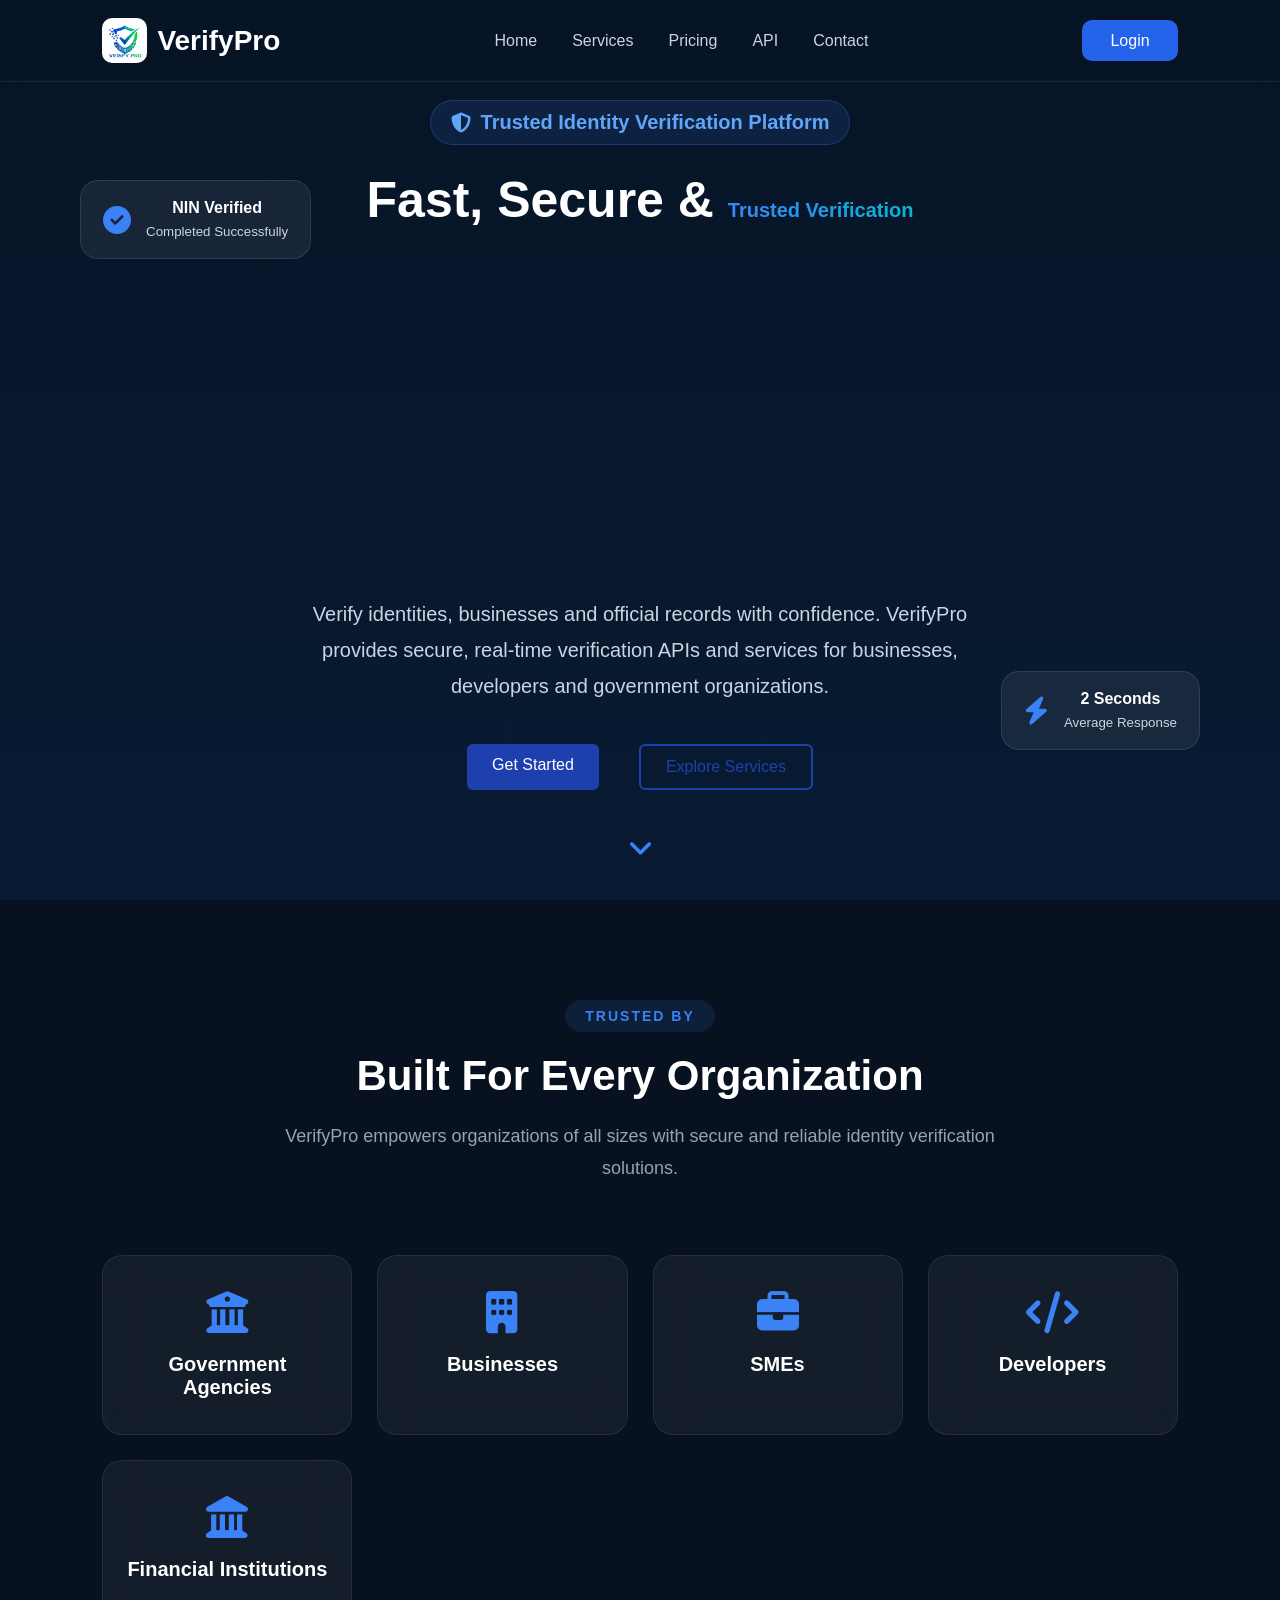
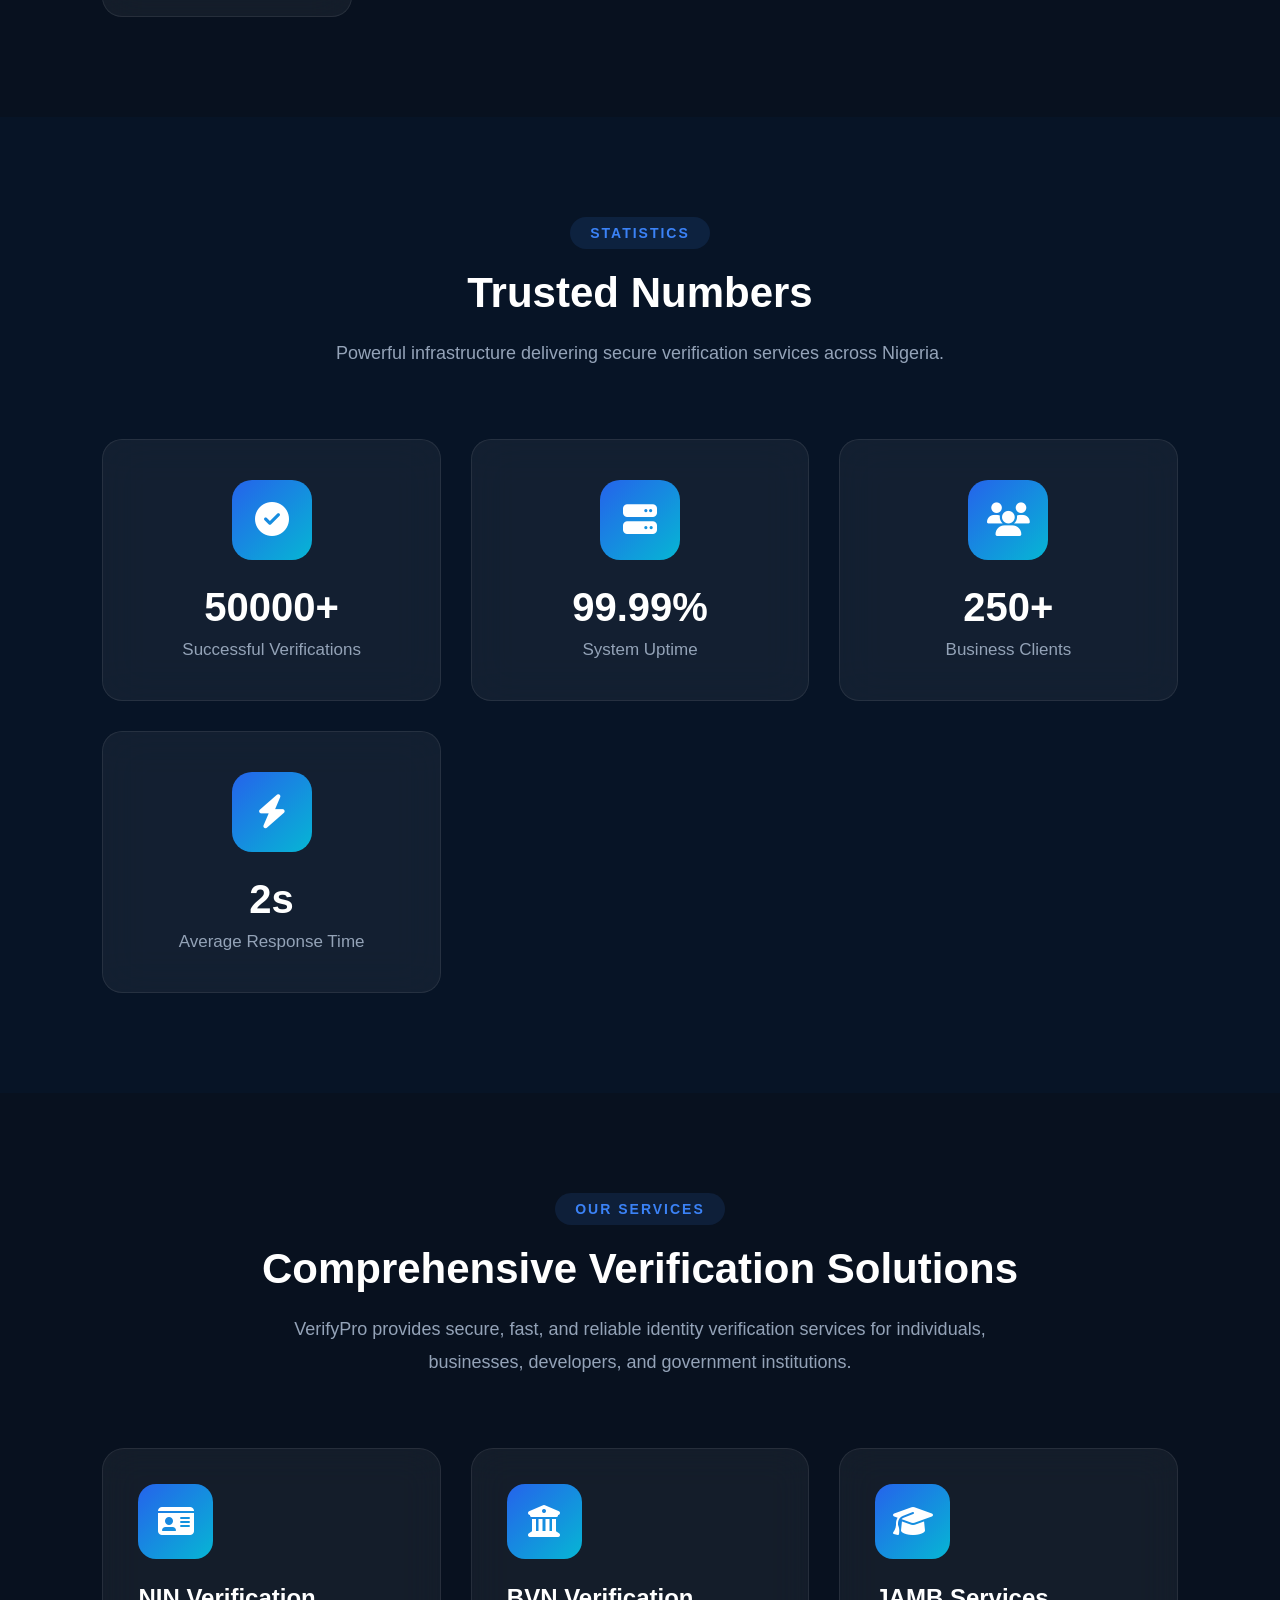
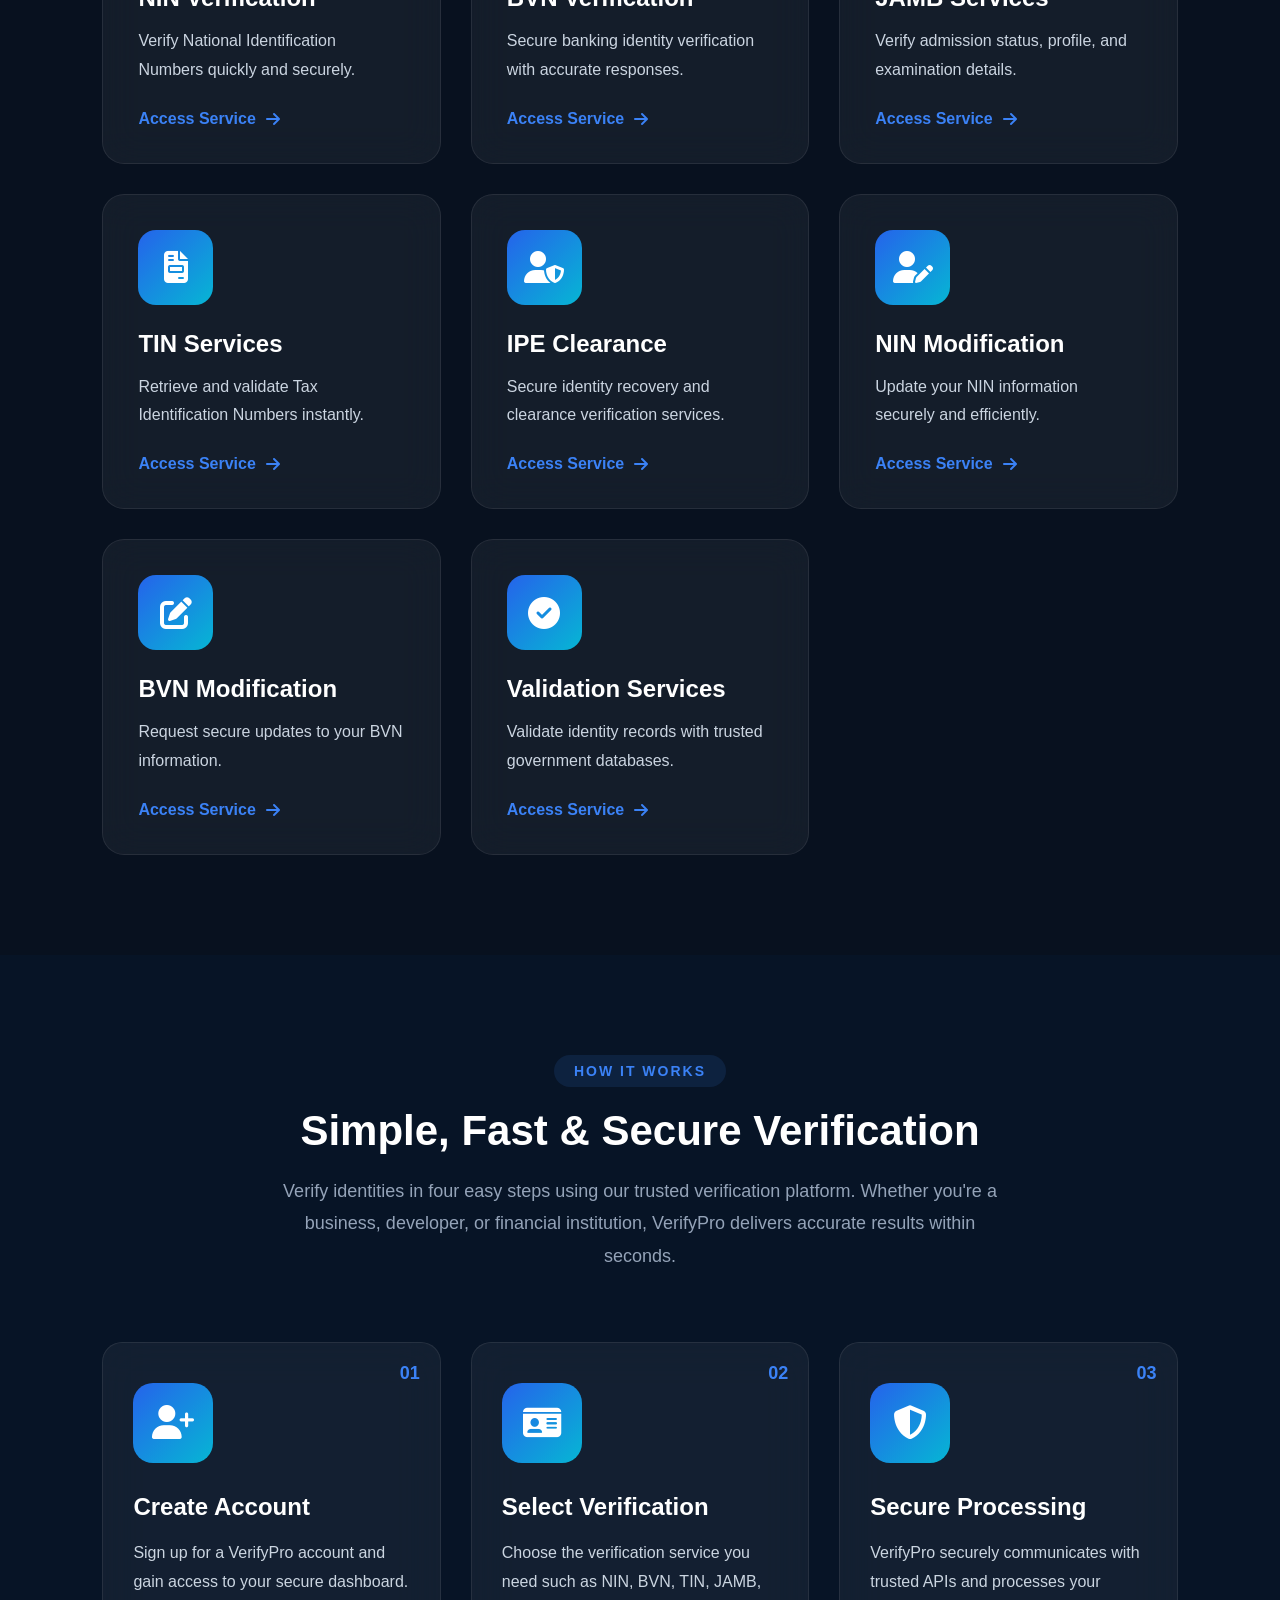
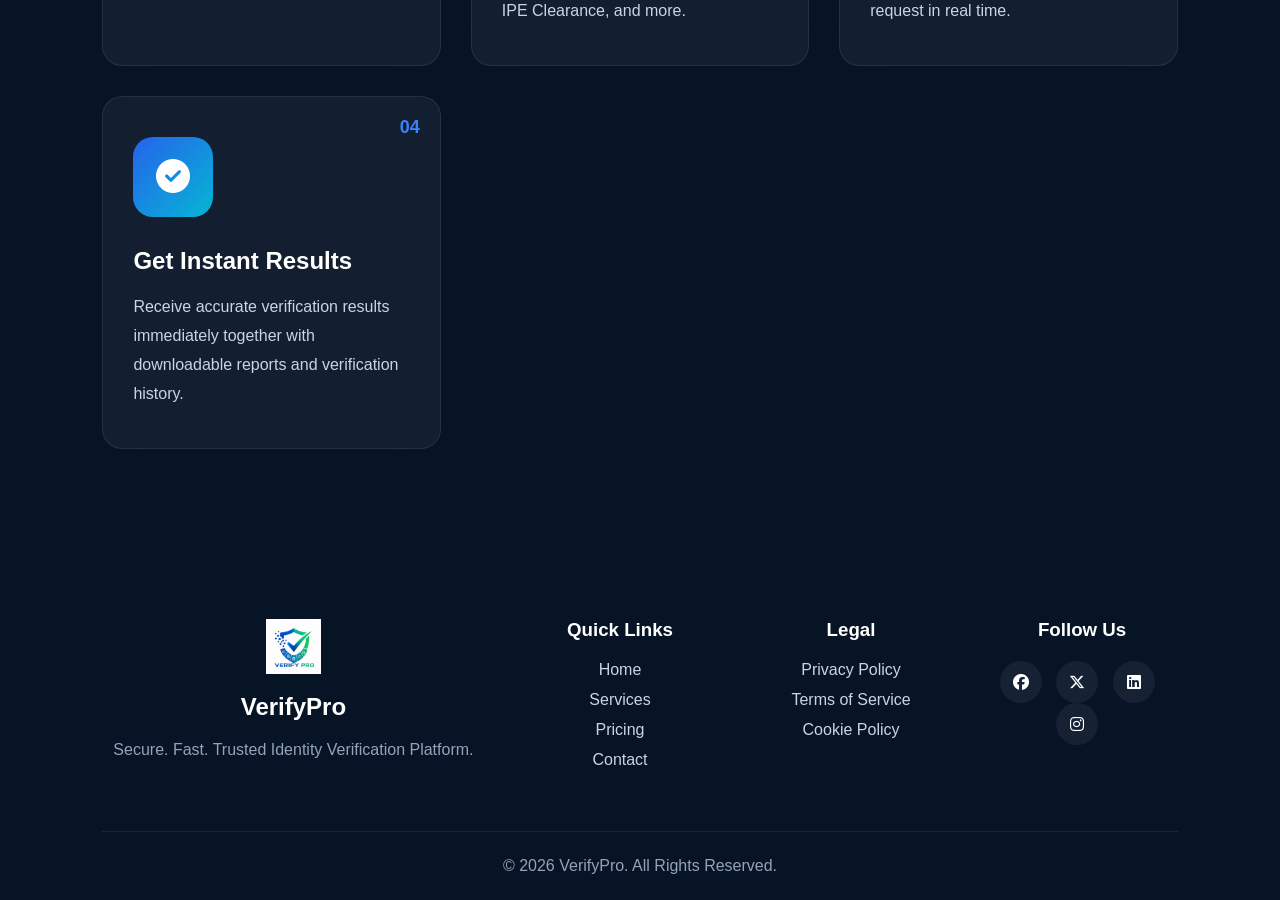
<file: index.html>
<!DOCTYPE html>
<html lang="en">
<head>
    <meta charset="UTF-8">
    <meta name="viewport" content="width=device-width, initial-scale=1.0">
    <title>VerifyPro - Fast, Secure & Trusted Verification</title>
    <link rel="stylesheet" href="style.css">
    <link rel="stylesheet" href="https://cdnjs.cloudflare.com/ajax/libs/font-awesome/6.7.2/css/all.min.css">
</head>
<body>
   <!-- =========================
     NAVIGATION
========================= -->
<nav>
    <div class="logo">
        <img src="logo.jpg" alt="VerifyPro Logo">
        <h2>VerifyPro</h2>
    </div>
    <ul>
        <li><a href="#">Home</a></li>
        <li><a href="#">Services</a></li>
        <li><a href="#">Pricing</a></li>
        <li><a href="#">API</a></li>
        <li><a href="#">Contact</a></li>
    </ul>
    <div class="nav-btn">
        <a href="login.html" class="login-btn">Login</a>
    </div>
</nav>

<!-- =========================
     HERO SECTION
========================= -->
<section class="hero">
    <span class="hero-badge">
        <i class="fa-solid fa-shield-halved"></i>
        Trusted Identity Verification Platform
    </span>
    <h1>
        Fast, Secure &
        <span>Trusted Verification</span>
    </h1>
    <p>
        Verify identities, businesses and official records with confidence.
        VerifyPro provides secure, real-time verification APIs and services
        for businesses, developers and government organizations.
    </p>
    <div class="hero-buttons">
        <a href="register.html" class="btn-primary">
            Get Started
        </a>
        <a href="register.html" class="btn-secondary">
            Explore Services
        </a>
    </div>

    <!-- Floating Cards -->
    <div class="floating-card card-one">
        <i class="fa-solid fa-circle-check"></i>
        <div>
            <h4>NIN Verified</h4>
            <small>Completed Successfully</small>
        </div>
    </div>
    <div class="floating-card card-two">
        <i class="fa-solid fa-bolt"></i>
        <div>
            <h4>2 Seconds</h4>
            <small>Average Response</small>
        </div>
    </div>
    <div class="scroll-down">
        <i class="fa-solid fa-angle-down"></i>
    </div>
</section>

    <!-- =========================
     TRUSTED BY
========================= -->
<section id="trusted-by">
    <div class="container">
        <div class="section-title">
            <span class="subtitle">TRUSTED BY</span>
            <h2>Built For Every Organization</h2>
            <p>
                VerifyPro empowers organizations of all sizes with secure and reliable identity verification solutions.
            </p>
        </div>
        <div class="trusted-grid">
            <div class="trusted-card">
                <i class="fa-solid fa-building-columns"></i>
                <h3>Government Agencies</h3>
            </div>
            <div class="trusted-card">
                <i class="fa-solid fa-building"></i>
                <h3>Businesses</h3>
            </div>
            <div class="trusted-card">
                <i class="fa-solid fa-briefcase"></i>
                <h3>SMEs</h3>
            </div>
            <div class="trusted-card">
                <i class="fa-solid fa-code"></i>
                <h3>Developers</h3>
            </div>
            <div class="trusted-card">
                <i class="fa-solid fa-landmark"></i>
                <h3>Financial Institutions</h3>
            </div>
        </div>
    </div>
</section>

<!-- =========================
     STATISTICS
========================= -->
<section id="statistics">
    <div class="container">
        <div class="section-title">
            <span class="subtitle">STATISTICS</span>
            <h2>Trusted Numbers</h2>
            <p>
                Powerful infrastructure delivering secure verification services across Nigeria.
            </p>
        </div>
        <div class="stats-grid">
            <div class="stat-card">
                <div class="stat-icon">
                    <i class="fa-solid fa-circle-check"></i>
                </div>
                <h3 class="counter">50000+</h3>
                <p>Successful Verifications</p>
            </div>
            <div class="stat-card">
                <div class="stat-icon">
                    <i class="fa-solid fa-server"></i>
                </div>
                <h3 class="counter">99.99%</h3>
                <p>System Uptime</p>
            </div>
            <div class="stat-card">
                <div class="stat-icon">
                    <i class="fa-solid fa-users"></i>
                </div>
                <h3 class="counter">250+</h3>
                <p>Business Clients</p>
            </div>
            <div class="stat-card">
                <div class="stat-icon">
                    <i class="fa-solid fa-bolt"></i>
                </div>
                <h3 class="counter">2s</h3>
                <p>Average Response Time</p>
            </div>
        </div>
    </div>
</section>

   <!-- =========================
     OUR SERVICES
========================= -->
<section id="services">
    <div class="container">
        <div class="section-title">
            <span class="subtitle">OUR SERVICES</span>
            <h2>Comprehensive Verification Solutions</h2>
            <p>
                VerifyPro provides secure, fast, and reliable identity verification
                services for individuals, businesses, developers, and government institutions.
            </p>
        </div>
        <div class="service-grid">
            <div class="service-card">
                <div class="service-icon">
                    <i class="fa-solid fa-id-card"></i>
                </div>
                <h3>NIN Verification</h3>
                <p>
                    Verify National Identification Numbers quickly and securely.
                </p>
                <a href="register.html">
                    Access Service
                    <i class="fa-solid fa-arrow-right"></i>
                </a>
            </div>
            <div class="service-card">
                <div class="service-icon">
                    <i class="fa-solid fa-building-columns"></i>
                </div>
                <h3>BVN Verification</h3>
                <p>
                    Secure banking identity verification with accurate responses.
                </p>
                <a href="register.html">
                    Access Service
                    <i class="fa-solid fa-arrow-right"></i>
                </a>
            </div>
            <div class="service-card">
                <div class="service-icon">
                    <i class="fa-solid fa-graduation-cap"></i>
                </div>
                <h3>JAMB Services</h3>
                <p>
                    Verify admission status, profile, and examination details.
                </p>

                <a href="register.html">
                    Access Service
                    <i class="fa-solid fa-arrow-right"></i>
                </a>
            </div>
            <div class="service-card">
                <div class="service-icon">
                    <i class="fa-solid fa-file-invoice"></i>
                </div>
                <h3>TIN Services</h3>
                <p>
                    Retrieve and validate Tax Identification Numbers instantly.
                </p>
                <a href="register.html">
                    Access Service
                    <i class="fa-solid fa-arrow-right"></i>
                </a>
            </div>
            <div class="service-card">
                <div class="service-icon">
                    <i class="fa-solid fa-user-shield"></i>
                </div>
                <h3>IPE Clearance</h3>
                <p>
                    Secure identity recovery and clearance verification services.
                </p>
                <a href="register.html">
                    Access Service
                    <i class="fa-solid fa-arrow-right"></i>
                </a>
            </div>
            <div class="service-card">
                <div class="service-icon">
                    <i class="fa-solid fa-user-pen"></i>
                </div>
                <h3>NIN Modification</h3>
                <p>
                    Update your NIN information securely and efficiently.
                </p>
                <a href="register.html">
                    Access Service
                    <i class="fa-solid fa-arrow-right"></i>
                </a>
            </div>
            <div class="service-card">
                <div class="service-icon">
                    <i class="fa-solid fa-pen-to-square"></i>
                </div>
                <h3>BVN Modification</h3>
                <p>
                    Request secure updates to your BVN information.
                </p>
                <a href="register.html">
                    Access Service
                    <i class="fa-solid fa-arrow-right"></i>
                </a>
            </div>
            <div class="service-card">
                <div class="service-icon">
                    <i class="fa-solid fa-circle-check"></i>
                </div>
                <h3>Validation Services</h3>
                <p>
                    Validate identity records with trusted government databases.
                </p>
                <a href="register.html">
                    Access Service
                    <i class="fa-solid fa-arrow-right"></i>
                </a>
            </div>
        </div>
    </div>

</section>
    <!-- =========================
     HOW VERIFYPRO WORKS
========================== -->
<section id="how-it-works">
    <div class="container">
        <div class="section-title">
            <span class="subtitle">HOW IT WORKS</span>
            <h2>Simple, Fast & Secure Verification</h2>
            <p>
                Verify identities in four easy steps using our trusted verification platform.
                Whether you're a business, developer, or financial institution,
                VerifyPro delivers accurate results within seconds.
            </p>
        </div>
        <div class="work-grid">
            <!-- Card 1 -->
            <div class="work-card">
                <span class="step">01</span>
                <div class="icon">
                    <i class="fa-solid fa-user-plus"></i>
                </div>
                <h3>Create Account</h3>
                <p>
                    Sign up for a VerifyPro account and gain access to your secure dashboard.
                </p>
            </div>
            <!-- Card 2 -->
            <div class="work-card">
                <span class="step">02</span>
                <div class="icon">
                    <i class="fa-solid fa-id-card"></i>
                </div>
                <h3>Select Verification</h3>
                <p>
                    Choose the verification service you need such as NIN, BVN,
                    TIN, JAMB, IPE Clearance, and more.
                </p>
            </div>
            <!-- Card 3 -->
            <div class="work-card">
                <span class="step">03</span>
                <div class="icon">
                    <i class="fa-solid fa-shield-halved"></i>
                </div>
                <h3>Secure Processing</h3>
                <p>
                    VerifyPro securely communicates with trusted APIs and processes
                    your request in real time.
                </p>
            </div>
            <!-- Card 4 -->
            <div class="work-card">
                <span class="step">04</span>
                <div class="icon">
                    <i class="fa-solid fa-circle-check"></i>
                </div>
                <h3>Get Instant Results</h3>
                <p>
                    Receive accurate verification results immediately together
                    with downloadable reports and verification history.
                </p>
            </div>
        </div>
    </div>
</section>

    <footer>
    <div class="footer-container">
        <div class="footer-logo">
            <img src="logo.jpg" alt="VerifyPro">
            <h2>VerifyPro</h2>
            <p>
                Secure. Fast. Trusted Identity Verification Platform.
            </p>
        </div>
        <div class="footer-links">
            <h3>Quick Links</h3>
            <a href="#">Home</a>
            <a href="#">Services</a>
            <a href="#">Pricing</a>
            <a href="#">Contact</a>
        </div>
        <div class="footer-links">
            <h3>Legal</h3>
            <a href="#">Privacy Policy</a>
            <a href="#">Terms of Service</a>
            <a href="#">Cookie Policy</a>
        </div>
        <div class="footer-social">
            <h3>Follow Us</h3>
            <a href="#"><i class="fa-brands fa-facebook"></i></a>
            <a href="#"><i class="fa-brands fa-x-twitter"></i></a>
            <a href="#"><i class="fa-brands fa-linkedin"></i></a>
            <a href="#"><i class="fa-brands fa-instagram"></i></a>
        </div>
    </div>

    <div class="copyright">
        © 2026 VerifyPro. All Rights Reserved.
    </div>
</footer>

</body>
</html>
</file>
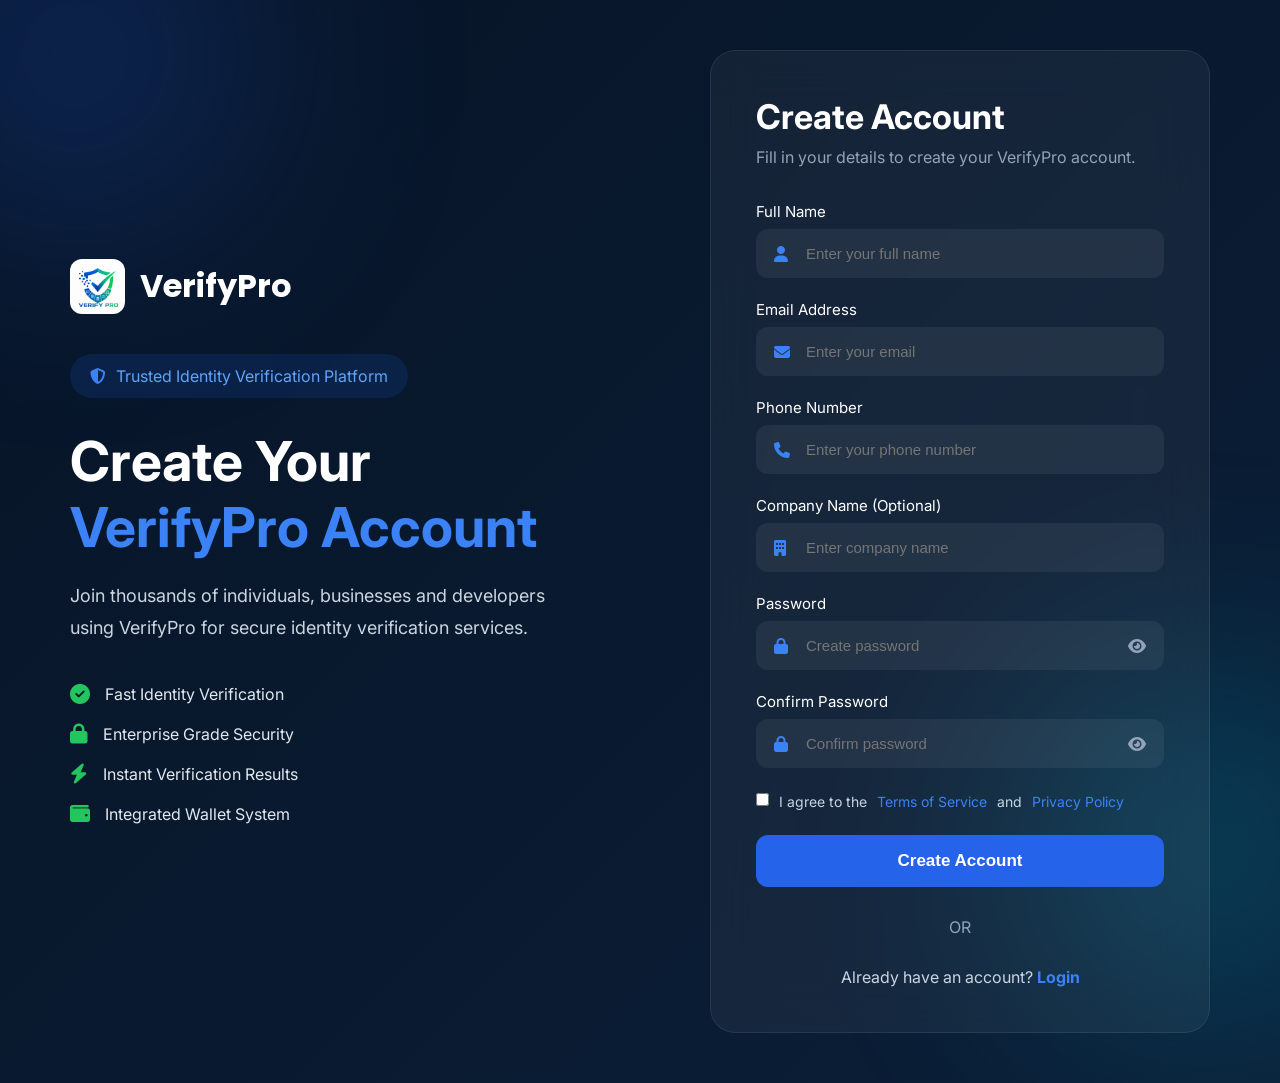
<file: register.html>
<!DOCTYPE html>
<html lang="en">

<head>

    <meta charset="UTF-8">

    <meta name="viewport" content="width=device-width, initial-scale=1.0">

    <title>Create Account | VerifyPro</title>

    <!-- Font Awesome -->
    <link rel="stylesheet"
        href="https://cdnjs.cloudflare.com/ajax/libs/font-awesome/6.7.2/css/all.min.css">

    <!-- CSS -->
    <link rel="stylesheet" href="register.css">

</head>

<body>

    <div class="background-circle circle1"></div>
    <div class="background-circle circle2"></div>

    <div class="auth-container">

        <!-- Left Side -->

        <div class="auth-left">

            <div class="logo">
              <img src="logo.jpg" alt="logo.jpg">
                <h2>VerifyPro</h2>

            </div>

            <span class="badge">

                <i class="fa-solid fa-shield-halved"></i>

                Trusted Identity Verification Platform

            </span>

            <h1>

                Create Your

                <span>VerifyPro Account</span>

            </h1>

            <p>

                Join thousands of individuals, businesses and developers using
                VerifyPro for secure identity verification services.

            </p>

            <div class="features">

                <div class="feature">

                    <i class="fa-solid fa-circle-check"></i>

                    <span>Fast Identity Verification</span>

                </div>

                <div class="feature">

                    <i class="fa-solid fa-lock"></i>

                    <span>Enterprise Grade Security</span>

                </div>

                <div class="feature">

                    <i class="fa-solid fa-bolt"></i>

                    <span>Instant Verification Results</span>

                </div>

                <div class="feature">

                    <i class="fa-solid fa-wallet"></i>

                    <span>Integrated Wallet System</span>

                </div>

            </div>

        </div>

        <!-- Right Side -->

        <div class="auth-right">

            <div class="auth-card">

                <h2>Create Account</h2>

                <p>

                    Fill in your details to create your VerifyPro account.

                </p>

                <form id="registerForm">

                    <!-- Full Name -->

                    <div class="input-group">

                        <label>Full Name</label>

                        <div class="input-box">

                            <i class="fa-solid fa-user"></i>

                            <input
                                type="text"
                                id="fullname"
                                placeholder="Enter your full name"
                                required>

                        </div>

                    </div>

                    <!-- Email -->

                    <div class="input-group">

                        <label>Email Address</label>

                        <div class="input-box">

                            <i class="fa-solid fa-envelope"></i>

                            <input
                                type="email"
                                id="email"
                                placeholder="Enter your email"
                                required>

                        </div>

                    </div>

                    <!-- Phone -->

                    <div class="input-group">

                        <label>Phone Number</label>

                        <div class="input-box">

                            <i class="fa-solid fa-phone"></i>

                            <input
                                type="tel"
                                id="phone"
                                placeholder="Enter your phone number"
                                required>

                        </div>

                    </div>

                    <!-- Company -->

                    <div class="input-group">

                        <label>Company Name (Optional)</label>

                        <div class="input-box">

                            <i class="fa-solid fa-building"></i>

                            <input
                                type="text"
                                id="company"
                                placeholder="Enter company name">

                        </div>

                    </div>

                    <!-- Password -->

                    <div class="input-group">

                        <label>Password</label>

                        <div class="input-box">

                            <i class="fa-solid fa-lock"></i>

                            <input
                                type="password"
                                id="password"
                                placeholder="Create password"
                                required>

                            <i
                                class="fa-solid fa-eye toggle-password"
                                data-target="password"></i>

                        </div>

                    </div>

                    <!-- Confirm Password -->

                    <div class="input-group">

                        <label>Confirm Password</label>

                        <div class="input-box">

                            <i class="fa-solid fa-lock"></i>

                            <input
                                type="password"
                                id="confirmPassword"
                                placeholder="Confirm password"
                                required>

                            <i
                                class="fa-solid fa-eye toggle-password"
                                data-target="confirmPassword"></i>

                        </div>

                    </div>

                    <!-- Terms -->

                    <div class="terms">

                        <label>

                            <input type="checkbox" required>

                            I agree to the

                            <a href="#">Terms of Service</a>

                            and

                            <a href="#">Privacy Policy</a>

                        </label>

                    </div>

                    <!-- Button -->

                    <button
                        type="submit"
                        class="register-btn">

                        Create Account

                    </button>

                </form>

                <div class="divider">

                    <span>OR</span>

                </div>

                <a href="login.html" class="login-link">

                    Already have an account?

                    <strong>Login</strong>

                </a>

            </div>

        </div>

    </div>

    <script src="register.js"></script>

</body>

</html>
</file>
<file: style.css>
/* Reset */
*{
    margin:0;
    padding:0;
    box-sizing:border-box;
    font-family:Arial, sans-serif;
}

/* ===========================
   NAVBAR
=========================== */

nav{

    position:fixed;

    top:0;
    left:0;

    width:100%;

    padding:18px 8%;

    display:flex;

    justify-content:space-between;

    align-items:center;

    background:rgba(7,20,38,.85);

    backdrop-filter:blur(18px);

    border-bottom:1px solid rgba(255,255,255,.08);

    z-index:1000;

}

.logo{

    display:flex;

    align-items:center;

    gap:12px;

}

.logo img{

    width:45px;

    height:45px;

    object-fit:cover;

    border-radius:10px;

}

.logo h2{

    color:#fff;

    font-size:28px;

    font-weight:700;

}

nav ul{

    display:flex;

    list-style:none;

    gap:35px;

}

nav ul li a{

    color:#CBD5E1;

    text-decoration:none;

    transition:.3s;

    font-weight:500;

}

nav ul li a:hover{

    color:#3B82F6;

}

.login-btn{

    padding:12px 28px;

    text-decoration:none;

    color:#fff;

    background:#2563EB;

    border-radius:10px;

    transition:.3s;

}

.login-btn:hover{

    background:#1D4ED8;

}



/* ===========================
   HERO
=========================== */

.hero{

    position:relative;

    min-height:100vh;

    display:flex;

    flex-direction:column;

    justify-content:center;

    align-items:center;

    text-align:center;

    padding:120px 8%;

    background:linear-gradient(180deg,#071426,#081B33);

    overflow:hidden;

}

.hero-badge{

    display:inline-flex;

    align-items:center;

    gap:10px;

    padding:10px 20px;

    background:rgba(59,130,246,.12);

    border:1px solid rgba(59,130,246,.25);

    border-radius:50px;

    color:#60A5FA;

    margin-bottom:25px;

    font-weight:600;

}

.hero h1{

    color:#fff;

    font-size:65px;

    line-height:1.2;

    max-width:900px;

    margin-bottom:25px;
}

.hero h1 span{

    background:linear-gradient(90deg,#3B82F6,#06B6D4);

    background-clip: text;

    -webkit-text-fill-color:transparent;

}

.hero p{

    color:#CBD5E1;

    font-size:20px;

    max-width:750px;

    line-height:1.8;

    margin-bottom:45px;

}

.hero-buttons{

    display:flex;

    gap:20px;

}

.btn-primary{

    padding:16px 35px;

    background:#2563EB;

    color:#fff;

    text-decoration:none;

    border-radius:12px;

    transition:.3s;

}

.btn-primary:hover{

    transform:translateY(-4px);

    box-shadow:0 20px 40px rgba(37,99,235,.35);

}

.btn-secondary{

    padding:16px 35px;

    border:1px solid rgba(255,255,255,.2);

    color:#fff;

    text-decoration:none;

    border-radius:12px;

    transition:.3s;

}

.btn-secondary:hover{

    background:rgba(255,255,255,.08);

}



/* ===========================
   FLOATING CARDS
=========================== */

.floating-card{

    position:absolute;

    display:flex;

    align-items:center;

    gap:15px;

    padding:18px 22px;

    background:rgba(255,255,255,.07);

    backdrop-filter:blur(18px);

    border:1px solid rgba(255,255,255,.1);

    border-radius:18px;

    color:#fff;

    animation:float 4s ease-in-out infinite;

}

.floating-card i{

    font-size:28px;

    color:#3B82F6;

}

.floating-card h4{

    margin-bottom:5px;

}

.floating-card small{

    color:#CBD5E1;

}

.card-one{

    top:180px;

    left:80px;

}

.card-two{

    bottom:150px;

    right:80px;

}



/* ===========================
   SCROLL INDICATOR
=========================== */

.scroll-down{

    position:absolute;

    bottom:35px;

    color:#3B82F6;

    font-size:28px;

    animation:bounce 2s infinite;

}



/* ===========================
   ANIMATIONS
=========================== */

@keyframes float{

    0%{

        transform:translateY(0);

    }

    50%{

        transform:translateY(-15px);

    }

    100%{

        transform:translateY(0);

    }

}

@keyframes bounce{

    0%,20%,50%,80%,100%{

        transform:translateY(0);

    }

    40%{

        transform:translateY(-12px);

    }

    60%{

        transform:translateY(-6px);

    }

}



/* ===========================
   RESPONSIVE
=========================== */

@media(max-width:992px){

.hero h1{

    font-size:50px;

}

.floating-card{

    display:none;

}

}

@media(max-width:768px){

nav{

    padding:15px 5%;

}

nav ul{

    display:none;

}

.logo h2{

    font-size:22px;

}

.hero{

    padding:100px 5%;

}

.hero h1{

    font-size:38px;

}

.hero p{

    font-size:17px;

}

.hero-buttons{

    flex-direction:column;

    width:100%;

}

.btn-primary,
.btn-secondary{

    width:100%;

    text-align:center;

}

}

/* Hero */
.hero{
    text-align:center;
    padding:100px 20px;
}

.hero h1{
    font-size:50px;
    margin-bottom:20px;
}

.hero p{
    max-width:700px;
    margin:auto;
    line-height:1.8;
    margin-bottom:30px;
}

.hero-buttons a{
    text-decoration:none;
    margin:10px;
}

.btn-primary{
    background:#1e40af;
    color:white;
    padding:12px 25px;
    border-radius:6px;
}

.btn-secondary{
    border:2px solid #1e40af;
    color:#1e40af;
    padding:12px 25px;
    border-radius:6px;
}
/*==========================
TRUSTED BY
==========================*/

#trusted-by{

    padding:100px 8%;
    background:#08111f;

}

.trusted-grid{

    display:grid;

    grid-template-columns:repeat(auto-fit,minmax(220px,1fr));

    gap:25px;

    margin-top:60px;

}

.trusted-card{

    background:rgba(255,255,255,.05);

    border:1px solid rgba(255,255,255,.08);

    border-radius:20px;

    padding:35px 20px;

    text-align:center;

    transition:.4s;

    backdrop-filter:blur(20px);

}

.trusted-card:hover{

    transform:translateY(-10px);

    border-color:#2563EB;

    box-shadow:0 20px 40px rgba(37,99,235,.25);

}

.trusted-card i{

    font-size:42px;

    color:#3B82F6;

    margin-bottom:20px;

}

.trusted-card h3{

    color:#ffffff;

    font-size:20px;

}


/*==========================
STATISTICS
==========================*/

#statistics{

    padding:100px 8%;
    background:#071426;

}

.stats-grid{

    display:grid;

    grid-template-columns:repeat(auto-fit,minmax(250px,1fr));

    gap:30px;

    margin-top:60px;

}

.stat-card{

    background:rgba(255,255,255,.05);

    border:1px solid rgba(255,255,255,.08);

    border-radius:20px;

    padding:40px 25px;

    text-align:center;

    transition:.4s;

    backdrop-filter:blur(20px);

}

.stat-card:hover{

    transform:translateY(-10px);

    border-color:#2563EB;

    box-shadow:0 20px 40px rgba(37,99,235,.25);

}

.stat-icon{

    width:80px;

    height:80px;

    margin:auto;

    display:flex;

    justify-content:center;

    align-items:center;

    border-radius:20px;

    background:linear-gradient(135deg,#2563EB,#06B6D4);

    margin-bottom:25px;

}

.stat-icon i{

    color:#fff;

    font-size:34px;

}

.stat-card h3{

    color:#ffffff;

    font-size:40px;

    margin-bottom:10px;

}

.stat-card p{

    color:#94A3B8;

    font-size:17px;

}


/*==========================
MOBILE
==========================*/

@media(max-width:768px){

.trusted-grid,
.stats-grid{

grid-template-columns:1fr;

}

}

/* Services */
.services{
    padding:80px 8%;
}

.services h2{
    text-align:center;
    margin-bottom:40px;
}

.service-container{
    display:grid;
    grid-template-columns:repeat(auto-fit,minmax(250px,1fr));
    gap:20px;
}

.card{
    background:white;
    padding:25px;
    border-radius:10px;
    box-shadow:0 2px 10px rgba(0,0,0,0.08);
    transition:0.3s;
}

.card:hover{
    transform:translateY(-5px);
}

/* About */
.about{
    padding:80px 8%;
    text-align:center;
}

.about p{
    max-width:800px;
    margin:auto;
    margin-top:20px;
    line-height:1.8;
}

/* Contact */
.contact{
    padding:80px 8%;
    text-align:center;
}

.contact p{
    margin-top:10px;
}

/* Footer */
footer{
    background:#0f172a;
    color:white;
    text-align:center;
    padding:20px;
}
a{
    text-decoration: none;
    color: black;
}
span{
    font-size: 20px;
    font-weight: bold;
    border: hidden;
}
.logo{
    display: flex;
    align-items: center;
    gap: 10px;
    cursor: pointer;
}
.logo img{
    width: 45px;
    height: 45px;
    object-fit: contain;
}

.login h2{
    color: white;
    font-size: 28px;
    font-weight: 700;
    border: 1px solid black;
}

/*==========================
OUR SERVICES
==========================*/

#services{

    padding:100px 8%;

    background:#08111F;

}

.service-grid{

    display:grid;

    grid-template-columns:repeat(auto-fit,minmax(280px,1fr));

    gap:30px;

    margin-top:60px;

}

.service-card{

    background:rgba(255,255,255,.05);

    border:1px solid rgba(255,255,255,.08);

    border-radius:22px;

    padding:35px;

    backdrop-filter:blur(18px);

    transition:.4s;

}

.service-card:hover{

    transform:translateY(-10px);

    border-color:#2563EB;

    box-shadow:0 20px 45px rgba(37,99,235,.25);

}

.service-icon{

    width:75px;

    height:75px;

    display:flex;

    justify-content:center;

    align-items:center;

    border-radius:18px;

    background:linear-gradient(135deg,#2563EB,#06B6D4);

    margin-bottom:25px;

}

.service-icon i{

    color:#fff;

    font-size:32px;

}

.service-card h3{

    color:#fff;

    font-size:24px;

    margin-bottom:15px;

}

.service-card p{

    color:#CBD5E1;

    line-height:1.8;

    margin-bottom:25px;

}

.service-card a{

    color:#3B82F6;

    text-decoration:none;

    font-weight:600;

    display:inline-flex;

    align-items:center;

    gap:10px;

    transition:.3s;

}

.service-card a:hover{

    gap:16px;

}

.service-card a i{

    transition:.3s;

}

.service-card:hover .service-icon{

    transform:rotate(-8deg) scale(1.08);

}



/*==========================
Responsive
==========================*/

@media(max-width:768px){

#services{

padding:80px 5%;

}

.service-card{

padding:30px;

}

.service-card h3{

font-size:22px;

}

}

/*==========================
HOW VERIFYPRO WORKS
==========================*/

#how-it-works{

    padding:100px 8%;
    background:#071426;

}

.container{

    max-width:1200px;
    margin:auto;

}

.section-title{

    text-align:center;
    margin-bottom:70px;

}

.subtitle{

    display:inline-block;

    color:#3B82F6;

    background:rgba(59,130,246,.12);

    padding:8px 20px;

    border-radius:30px;

    font-size:14px;

    font-weight:600;

    letter-spacing:2px;

    margin-bottom:20px;

}

.section-title h2{

    color:#ffffff;

    font-size:42px;

    margin-bottom:20px;

}

.section-title p{

    color:#94A3B8;

    font-size:18px;

    line-height:1.8;

    max-width:720px;

    margin:auto;

}

.work-grid{

    display:grid;

    grid-template-columns:repeat(auto-fit,minmax(260px,1fr));

    gap:30px;

}

.work-card{

    position:relative;

    background:rgba(255,255,255,.05);

    border:1px solid rgba(255,255,255,.08);

    border-radius:20px;

    padding:40px 30px;

    backdrop-filter:blur(20px);

    transition:.4s;

    overflow:hidden;

}

.work-card:hover{

    transform:translateY(-10px);

    border-color:#2563EB;

    box-shadow:0 25px 50px rgba(37,99,235,.25);

}

.step{

    position:absolute;

    top:20px;

    right:20px;

    font-size:18px;

    font-weight:700;

    color:#3B82F6;

}

.icon{

    width:80px;

    height:80px;

    display:flex;

    justify-content:center;

    align-items:center;

    border-radius:20px;

    background:linear-gradient(135deg,#2563EB,#06B6D4);

    margin-bottom:30px;

    transition:.4s;

}

.icon i{

    color:#ffffff;

    font-size:34px;

}

.work-card:hover .icon{

    transform:rotate(-8deg) scale(1.08);

}

.work-card h3{

    color:#ffffff;

    font-size:24px;

    margin-bottom:18px;

}

.work-card p{

    color:#CBD5E1;

    line-height:1.8;

    font-size:16px;

}

/*==========================
Responsive
==========================*/

@media(max-width:992px){

.section-title h2{

font-size:36px;

}

}

@media(max-width:768px){

#how-it-works{

padding:80px 5%;

}

.section-title h2{

font-size:30px;

}

.section-title p{

font-size:16px;

}

.subtitle{

font-size:13px;

}

}

/*==========================
FOOTER
==========================*/

footer{

    background:#071426;

    padding:70px 8% 25px;

}

.footer-container{

    display:grid;

    grid-template-columns:2fr 1fr 1fr 1fr;

    gap:40px;

}

.footer-logo img{

    width:55px;

    margin-bottom:15px;

}

.footer-logo h2{

    color:#ffffff;

    margin-bottom:15px;

}

.footer-logo p{

    color:#94A3B8;

    line-height:1.8;

}

.footer-links h3,
.footer-social h3{

    color:#ffffff;

    margin-bottom:20px;

}

.footer-links a{

    display:block;

    color:#CBD5E1;

    text-decoration:none;

    margin-bottom:12px;

    transition:.3s;

}

.footer-links a:hover{

    color:#3B82F6;

}

.footer-social a{

    display:inline-flex;

    justify-content:center;

    align-items:center;

    width:42px;

    height:42px;

    border-radius:50%;

    background:rgba(255,255,255,.06);

    color:#ffffff;

    margin-right:10px;

    transition:.3s;

}

.footer-social a:hover{

    background:#2563EB;

}

.copyright{

    text-align:center;

    color:#94A3B8;

    border-top:1px solid rgba(255,255,255,.08);

    margin-top:50px;

    padding-top:25px;

}

@media(max-width:900px){

.footer-container{

grid-template-columns:1fr;

text-align:center;

}

}
</file>
<file: register.css>
/*=========================================
  GOOGLE FONT
=========================================*/

@import url('https://fonts.googleapis.com/css2?family=Inter:wght@300;400;500;600;700&family=Poppins:wght@600;700&display=swap');

*{
    margin:0;
    padding:0;
    box-sizing:border-box;
}

body{

    font-family:'Inter',sans-serif;

    background:linear-gradient(135deg,#071426,#0B1F38);

    min-height:100vh;

    color:#fff;

    overflow-x:hidden;

}

/*=========================================
  BACKGROUND CIRCLES
=========================================*/

.background-circle{

    position:fixed;

    border-radius:50%;

    filter:blur(120px);

    opacity:.25;

    z-index:-1;

}

.circle1{

    width:350px;
    height:350px;

    background:#2563EB;

    top:-120px;
    left:-100px;

}

.circle2{

    width:350px;
    height:350px;

    background:#06B6D4;

    right:-100px;
    bottom:-120px;

}

/*=========================================
 AUTH CONTAINER
=========================================*/

.auth-container{

    width:100%;

    min-height:100vh;

    display:grid;

    grid-template-columns:1fr 1fr;

}

/*=========================================
 LEFT SIDE
=========================================*/

.auth-left{

    padding:70px;

    display:flex;

    flex-direction:column;

    justify-content:center;

}

.logo{

    display:flex;

    align-items:center;

    gap:15px;

    margin-bottom:40px;

}

.logo img{

    width:55px;

    height:55px;

    border-radius:12px;

}

.logo h2{

    font-size:32px;

    font-family:'Poppins',sans-serif;

}

.badge{

    display:inline-flex;

    align-items:center;

    gap:10px;

    padding:12px 20px;

    width:max-content;

    background:rgba(37,99,235,.15);

    color:#60A5FA;

    border-radius:50px;

    margin-bottom:30px;

}

.badge i{

    color:#3B82F6;

}

.auth-left h1{

    font-size:55px;

    line-height:1.2;

    margin-bottom:20px;

}

.auth-left h1 span{

    color:#3B82F6;

}

.auth-left p{

    color:#CBD5E1;

    line-height:1.8;

    font-size:18px;

    max-width:550px;

    margin-bottom:40px;

}

.features{

    display:flex;

    flex-direction:column;

    gap:20px;

}

.feature{

    display:flex;

    align-items:center;

    gap:15px;

    color:#E2E8F0;

}

.feature i{

    color:#22C55E;

    font-size:20px;

}

/*=========================================
 RIGHT SIDE
=========================================*/

.auth-right{

    display:flex;

    justify-content:center;

    align-items:center;

    padding:50px;

}

.auth-card{

    width:100%;

    max-width:500px;

    background:rgba(255,255,255,.05);

    border:1px solid rgba(255,255,255,.08);

    backdrop-filter:blur(25px);

    border-radius:25px;

    padding:45px;

}

.auth-card h2{

    font-size:34px;

    margin-bottom:10px;

}

.auth-card p{

    color:#94A3B8;

    margin-bottom:35px;

}

/*=========================================
 FORM
=========================================*/

.input-group{

    margin-bottom:22px;

}

.input-group label{

    display:block;

    margin-bottom:8px;

    font-size:15px;

}

.input-box{

    position:relative;

}

.input-box input{

    width:100%;

    padding:16px 50px;

    border:none;

    outline:none;

    border-radius:12px;

    background:rgba(255,255,255,.06);

    color:#fff;

    font-size:15px;

    transition:.3s;

}

.input-box input:focus{

    border:1px solid #2563EB;

    box-shadow:0 0 15px rgba(37,99,235,.3);

}

.input-box i:first-child{

    position:absolute;

    left:18px;

    top:50%;

    transform:translateY(-50%);

    color:#3B82F6;

}

.toggle-password{

    position:absolute;

    right:18px;

    top:50%;

    transform:translateY(-50%);

    cursor:pointer;

    color:#94A3B8;

}

/*=========================================
 TERMS
=========================================*/

.terms{

    margin:25px 0;

    font-size:14px;

    color:#CBD5E1;

}

.terms label{

    display:flex;

    align-items:flex-start;

    gap:10px;

}

.terms a{

    color:#3B82F6;

    text-decoration:none;

}

/*=========================================
 BUTTON
=========================================*/

.register-btn{

    width:100%;

    padding:16px;

    border:none;

    border-radius:12px;

    background:#2563EB;

    color:#fff;

    font-size:17px;

    font-weight:600;

    cursor:pointer;

    transition:.3s;

}

.register-btn:hover{

    background:#1D4ED8;

    transform:translateY(-3px);

    box-shadow:0 15px 30px rgba(37,99,235,.35);

}

/*=========================================
 DIVIDER
=========================================*/

.divider{

    display:flex;

    align-items:center;

    justify-content:center;

    margin:30px 0;

    color:#94A3B8;

}

.login-link{

    display:block;

    text-align:center;

    color:#CBD5E1;

    text-decoration:none;

}

.login-link strong{

    color:#3B82F6;

}

/*=========================================
 RESPONSIVE
=========================================*/

@media(max-width:1000px){

.auth-container{

    grid-template-columns:1fr;

}

.auth-left{

    display:none;

}

.auth-right{

    padding:30px;

}

}

@media(max-width:600px){

.auth-card{

    padding:30px 25px;

}

.auth-card h2{

    font-size:28px;

}

.input-box input{

    padding:15px 45px;

}

.logo h2{

    font-size:26px;

}

}
</file>
